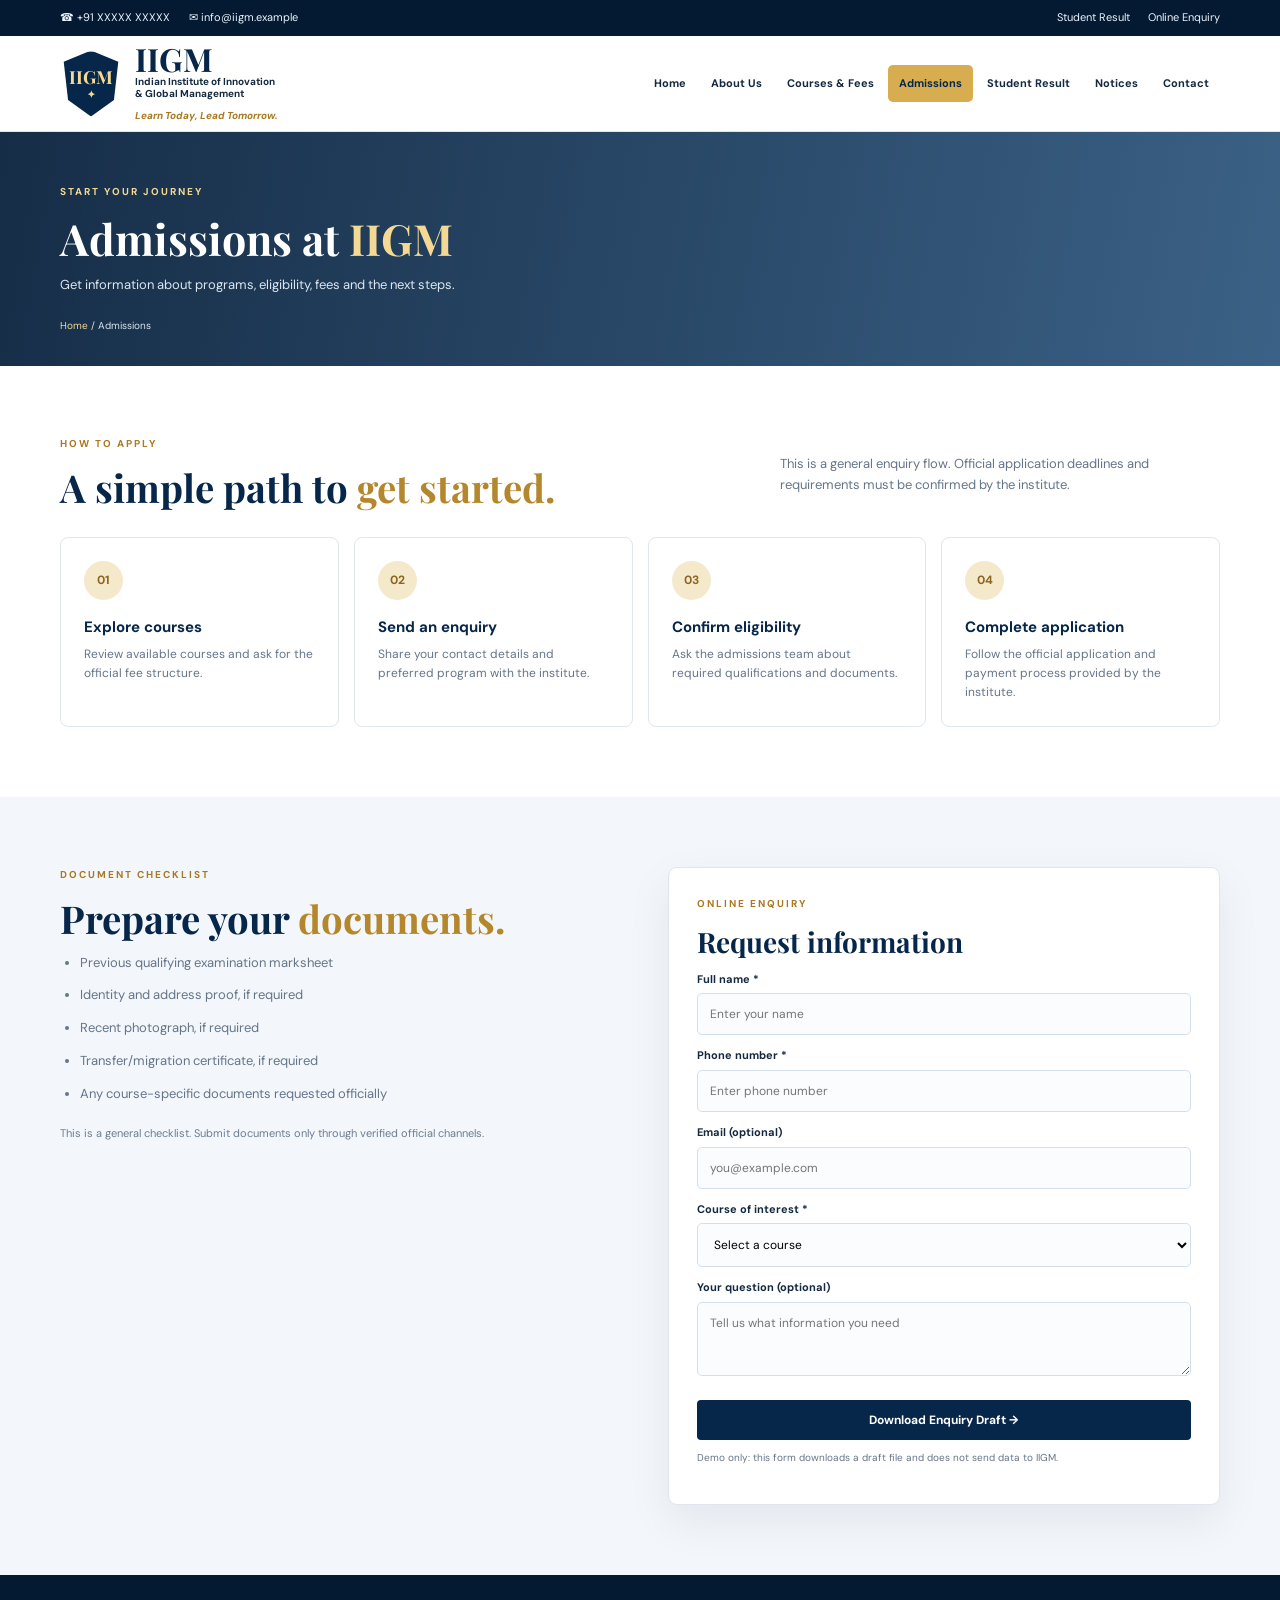
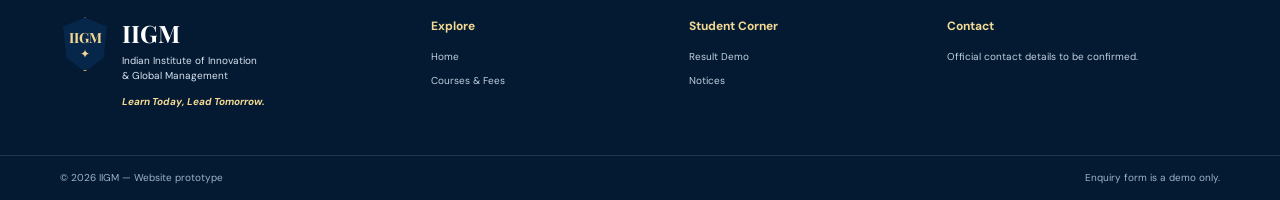
<file: admissions.html>
<!DOCTYPE html><html lang="en"><head><meta charset="UTF-8"><meta name="viewport" content="width=device-width, initial-scale=1"><title>Admissions | IIGM</title><link rel="stylesheet" href="style.css"></head><body>
<div class="topbar"><div class="container topbar-inner"><div>☎ +91 XXXXX XXXXX <span>✉ info@iigm.example</span></div><div><a href="results.html">Student Result</a><a href="admissions.html">Online Enquiry</a></div></div></div>
<header class="site-header"><div class="container nav-wrap"><a class="brand" href="index.html"><span class="crest">IIGM<small>✦</small></span><span><b>IIGM</b><small>Indian Institute of Innovation<br>&amp; Global Management</small><em>Learn Today, Lead Tomorrow.</em></span></a><button class="menu-toggle" aria-label="Open navigation">☰</button><nav class="nav"><a href="index.html">Home</a><a href="about.html">About Us</a><a href="courses.html">Courses &amp; Fees</a><a class="active" href="admissions.html">Admissions</a><a href="results.html">Student Result</a><a href="notices.html">Notices</a><a href="contact.html">Contact</a></nav></div></header>
<section class="page-hero admissions-hero"><div class="container"><p class="eyebrow">START YOUR JOURNEY</p><h1>Admissions at <span>IIGM</span></h1><p>Get information about programs, eligibility, fees and the next steps.</p><div class="breadcrumbs"><a href="index.html">Home</a> / Admissions</div></div></section>
<main><section class="section container"><div class="section-head"><div><p class="eyebrow dark">HOW TO APPLY</p><h2>A simple path to <span>get started.</span></h2></div><p class="muted">This is a general enquiry flow. Official application deadlines and requirements must be confirmed by the institute.</p></div><div class="steps-grid"><article><span>01</span><h3>Explore courses</h3><p>Review available courses and ask for the official fee structure.</p></article><article><span>02</span><h3>Send an enquiry</h3><p>Share your contact details and preferred program with the institute.</p></article><article><span>03</span><h3>Confirm eligibility</h3><p>Ask the admissions team about required qualifications and documents.</p></article><article><span>04</span><h3>Complete application</h3><p>Follow the official application and payment process provided by the institute.</p></article></div></section>
<section class="section tint"><div class="container admission-layout"><div><p class="eyebrow dark">DOCUMENT CHECKLIST</p><h2>Prepare your <span>documents.</span></h2><ul class="check-list"><li>Previous qualifying examination marksheet</li><li>Identity and address proof, if required</li><li>Recent photograph, if required</li><li>Transfer/migration certificate, if required</li><li>Any course-specific documents requested officially</li></ul><p class="notice-note">This is a general checklist. Submit documents only through verified official channels.</p></div><form class="form-card" id="admission-form"><p class="eyebrow dark">ONLINE ENQUIRY</p><h2>Request information</h2><label for="name">Full name *</label><input id="name" name="name" required placeholder="Enter your name"><label for="phone">Phone number *</label><input id="phone" name="phone" type="tel" required pattern="[0-9 +()-]{8,18}" placeholder="Enter phone number"><label for="email">Email (optional)</label><input id="email" name="email" type="email" placeholder="you@example.com"><label for="course">Course of interest *</label><select id="course" name="course" required><option value="">Select a course</option><option>BBA</option><option>BCA</option><option>B.Com</option><option>MBA</option><option>Other / need guidance</option></select><label for="message">Your question (optional)</label><textarea id="message" name="message" rows="3" placeholder="Tell us what information you need"></textarea><button class="btn btn-navy" type="submit">Download Enquiry Draft →</button><p id="form-message" class="form-note">Demo only: this form downloads a draft file and does not send data to IIGM.</p></form></div></section></main>
<footer class="footer"><div class="container footer-grid"><div class="footer-brand"><span class="crest">IIGM<small>✦</small></span><div><h3>IIGM</h3><p>Indian Institute of Innovation<br>&amp; Global Management</p><em>Learn Today, Lead Tomorrow.</em></div></div><div><h4>Explore</h4><a href="index.html">Home</a><a href="courses.html">Courses &amp; Fees</a></div><div><h4>Student Corner</h4><a href="results.html">Result Demo</a><a href="notices.html">Notices</a></div><div><h4>Contact</h4><p>Official contact details to be confirmed.</p></div></div><div class="footer-bottom"><div class="container"><span>© 2026 IIGM — Website prototype</span><span>Enquiry form is a demo only.</span></div></div></footer><script src="script.js"></script></body></html>
</file>
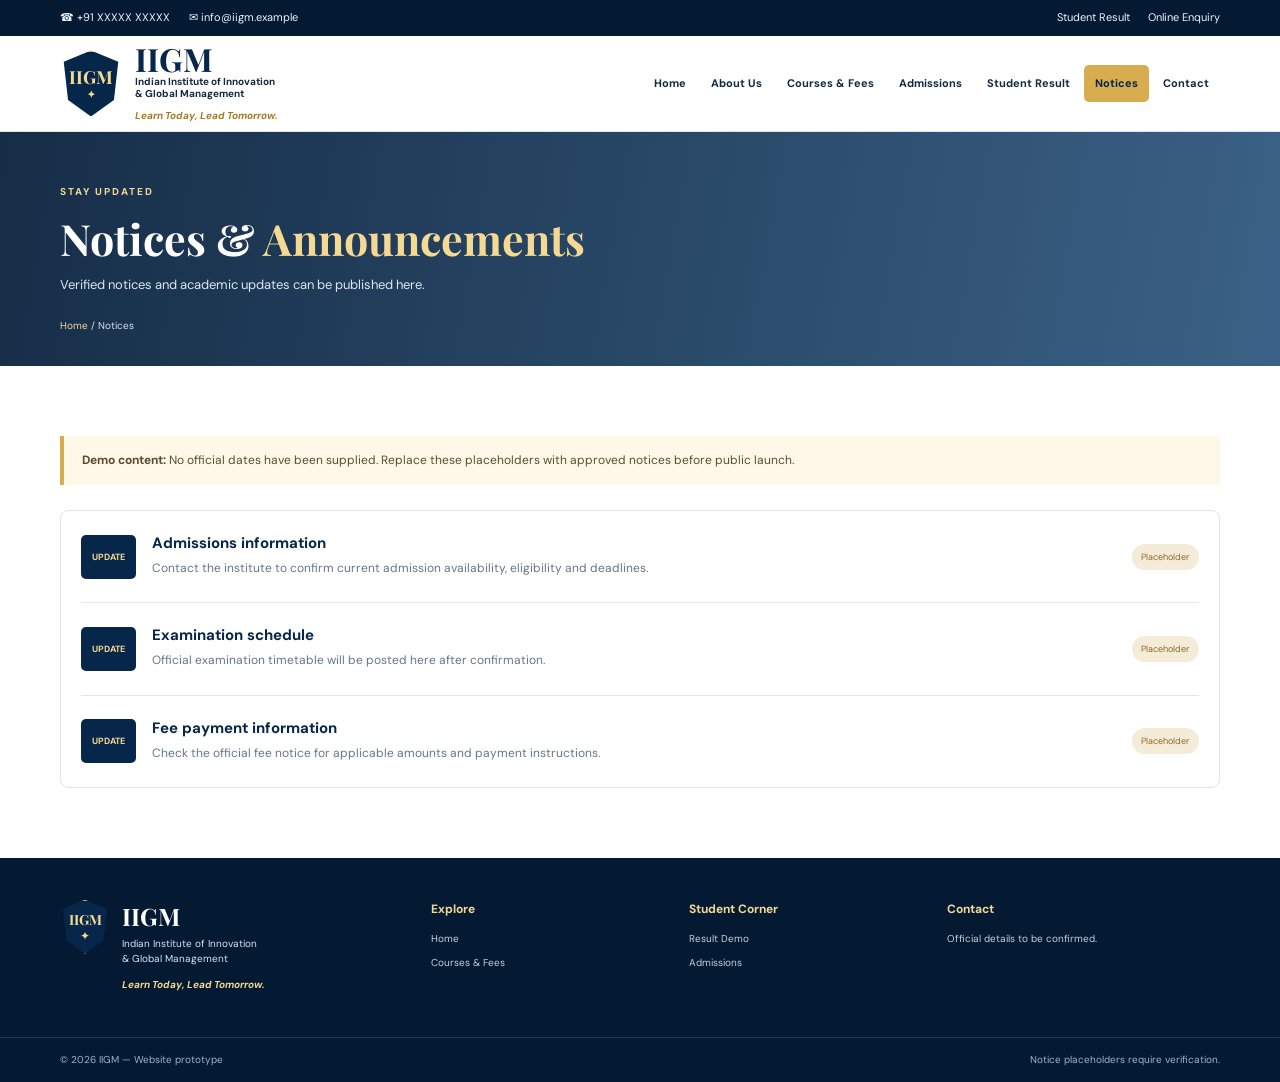
<file: notices.html>
<!DOCTYPE html><html lang="en"><head><meta charset="UTF-8"><meta name="viewport" content="width=device-width, initial-scale=1"><title>Notices | IIGM</title><link rel="stylesheet" href="style.css"></head><body>
<div class="topbar"><div class="container topbar-inner"><div>☎ +91 XXXXX XXXXX <span>✉ info@iigm.example</span></div><div><a href="results.html">Student Result</a><a href="admissions.html">Online Enquiry</a></div></div></div><header class="site-header"><div class="container nav-wrap"><a class="brand" href="index.html"><span class="crest">IIGM<small>✦</small></span><span><b>IIGM</b><small>Indian Institute of Innovation<br>&amp; Global Management</small><em>Learn Today, Lead Tomorrow.</em></span></a><button class="menu-toggle" aria-label="Open navigation">☰</button><nav class="nav"><a href="index.html">Home</a><a href="about.html">About Us</a><a href="courses.html">Courses &amp; Fees</a><a href="admissions.html">Admissions</a><a href="results.html">Student Result</a><a class="active" href="notices.html">Notices</a><a href="contact.html">Contact</a></nav></div></header>
<section class="page-hero"><div class="container"><p class="eyebrow">STAY UPDATED</p><h1>Notices &amp; <span>Announcements</span></h1><p>Verified notices and academic updates can be published here.</p><div class="breadcrumbs"><a href="index.html">Home</a> / Notices</div></div></section>
<main class="section container"><div class="callout"><b>Demo content:</b> No official dates have been supplied. Replace these placeholders with approved notices before public launch.</div><div class="notice-page-list"><article><span class="notice-date">UPDATE</span><div><h3>Admissions information</h3><p>Contact the institute to confirm current admission availability, eligibility and deadlines.</p></div><span class="status-pill">Placeholder</span></article><article><span class="notice-date">UPDATE</span><div><h3>Examination schedule</h3><p>Official examination timetable will be posted here after confirmation.</p></div><span class="status-pill">Placeholder</span></article><article><span class="notice-date">UPDATE</span><div><h3>Fee payment information</h3><p>Check the official fee notice for applicable amounts and payment instructions.</p></div><span class="status-pill">Placeholder</span></article></div></main>
<footer class="footer"><div class="container footer-grid"><div class="footer-brand"><span class="crest">IIGM<small>✦</small></span><div><h3>IIGM</h3><p>Indian Institute of Innovation<br>&amp; Global Management</p><em>Learn Today, Lead Tomorrow.</em></div></div><div><h4>Explore</h4><a href="index.html">Home</a><a href="courses.html">Courses &amp; Fees</a></div><div><h4>Student Corner</h4><a href="results.html">Result Demo</a><a href="admissions.html">Admissions</a></div><div><h4>Contact</h4><p>Official details to be confirmed.</p></div></div><div class="footer-bottom"><div class="container"><span>© 2026 IIGM — Website prototype</span><span>Notice placeholders require verification.</span></div></div></footer><script src="script.js"></script></body></html>
</file>
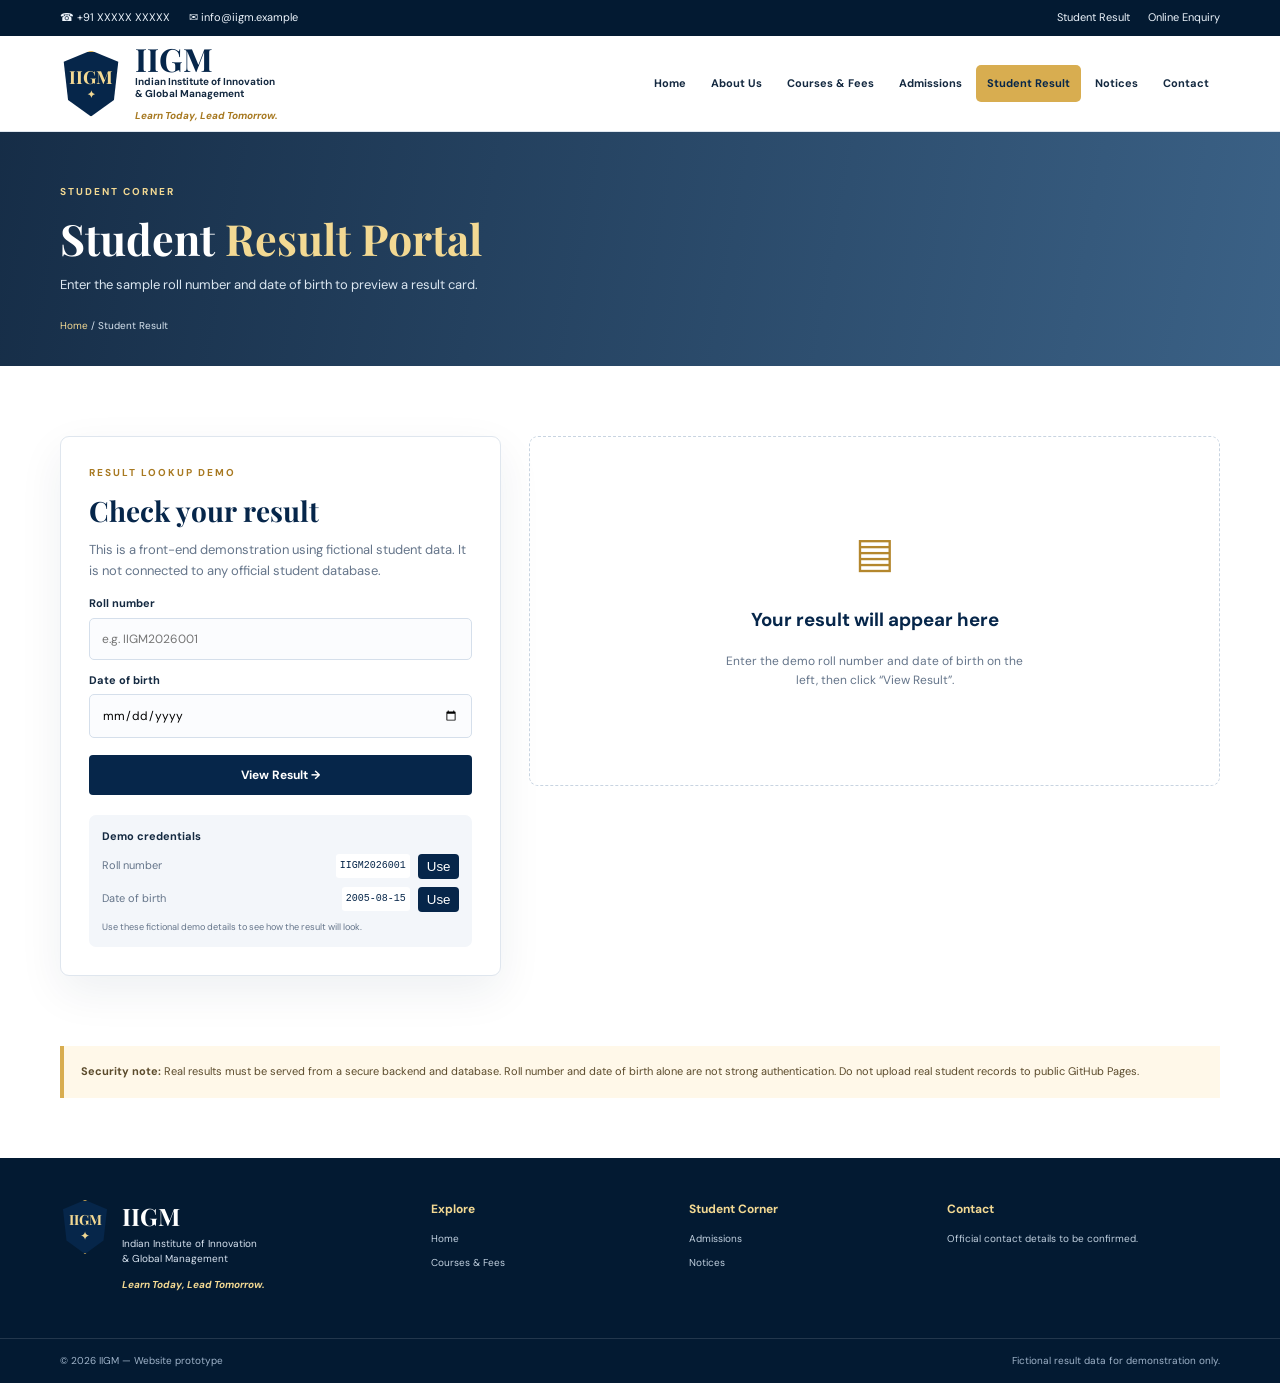
<file: results.html>
<!DOCTYPE html><html lang="en"><head><meta charset="UTF-8"><meta name="viewport" content="width=device-width, initial-scale=1"><title>Student Result Demo | IIGM</title><link rel="stylesheet" href="style.css"></head><body>
<div class="topbar"><div class="container topbar-inner"><div>☎ +91 XXXXX XXXXX <span>✉ info@iigm.example</span></div><div><a href="results.html">Student Result</a><a href="admissions.html">Online Enquiry</a></div></div></div>
<header class="site-header"><div class="container nav-wrap"><a class="brand" href="index.html"><span class="crest">IIGM<small>✦</small></span><span><b>IIGM</b><small>Indian Institute of Innovation<br>&amp; Global Management</small><em>Learn Today, Lead Tomorrow.</em></span></a><button class="menu-toggle" aria-label="Open navigation">☰</button><nav class="nav"><a href="index.html">Home</a><a href="about.html">About Us</a><a href="courses.html">Courses &amp; Fees</a><a href="admissions.html">Admissions</a><a class="active" href="results.html">Student Result</a><a href="notices.html">Notices</a><a href="contact.html">Contact</a></nav></div></header>
<section class="page-hero results-hero"><div class="container"><p class="eyebrow">STUDENT CORNER</p><h1>Student <span>Result Portal</span></h1><p>Enter the sample roll number and date of birth to preview a result card.</p><div class="breadcrumbs"><a href="index.html">Home</a> / Student Result</div></div></section>
<main class="section container results-layout"><section class="result-search"><p class="eyebrow dark">RESULT LOOKUP DEMO</p><h2>Check your result</h2><p class="muted">This is a front-end demonstration using fictional student data. It is not connected to any official student database.</p><form id="result-form"><label for="roll">Roll number</label><input id="roll" required placeholder="e.g. IIGM2026001" autocomplete="off"><label for="dob">Date of birth</label><input id="dob" type="date" required><button class="btn btn-navy" type="submit">View Result →</button><p id="result-error" class="error-message" aria-live="polite"></p></form><div class="demo-credentials"><b>Demo credentials</b><div><span>Roll number</span><code>IIGM2026001</code><button type="button" data-copy="roll">Use</button></div><div><span>Date of birth</span><code>2005-08-15</code><button type="button" data-copy="dob">Use</button></div><small>Use these fictional demo details to see how the result will look.</small></div></section>
<section class="result-output"><div class="empty-result" id="empty-result"><div class="empty-icon">▤</div><h3>Your result will appear here</h3><p>Enter the demo roll number and date of birth on the left, then click “View Result”.</p></div><div id="result-card" class="result-card hidden" aria-live="polite"></div></section></main>
<section class="container result-warning"><b>Security note:</b> Real results must be served from a secure backend and database. Roll number and date of birth alone are not strong authentication. Do not upload real student records to public GitHub Pages.</section>
<footer class="footer"><div class="container footer-grid"><div class="footer-brand"><span class="crest">IIGM<small>✦</small></span><div><h3>IIGM</h3><p>Indian Institute of Innovation<br>&amp; Global Management</p><em>Learn Today, Lead Tomorrow.</em></div></div><div><h4>Explore</h4><a href="index.html">Home</a><a href="courses.html">Courses &amp; Fees</a></div><div><h4>Student Corner</h4><a href="admissions.html">Admissions</a><a href="notices.html">Notices</a></div><div><h4>Contact</h4><p>Official contact details to be confirmed.</p></div></div><div class="footer-bottom"><div class="container"><span>© 2026 IIGM — Website prototype</span><span>Fictional result data for demonstration only.</span></div></div></footer><script src="script.js"></script></body></html>
</file>
<file: style.css>
@import url('https://fonts.googleapis.com/css2?family=DM+Sans:wght@400;500;600;700&family=Playfair+Display:wght@600;700&display=swap');
:root{--navy:#06264a;--navy2:#0c3b6c;--gold:#d8ad50;--gold-light:#f3d993;--ink:#142940;--muted:#65758a;--line:#dfe6ee;--tint:#f3f6fa;--white:#fff;--shadow:0 16px 45px #082b4b12}
*{box-sizing:border-box}html{scroll-behavior:smooth;scroll-padding-top:110px}body{margin:0;font-family:'DM Sans',Arial,sans-serif;color:var(--ink);line-height:1.6}a{color:inherit;text-decoration:none}img{max-width:100%;display:block}.container{width:min(1160px,calc(100% - 40px));margin:auto}.topbar{background:#031a32;color:#edf4fc;font-size:11px}.topbar-inner{display:flex;justify-content:space-between;align-items:center;gap:20px;min-height:36px}.topbar-inner span{margin-left:16px}.topbar a{margin-left:18px}.topbar a:hover{color:var(--gold-light)}.site-header{position:sticky;top:0;z-index:20;background:#fffffff5;backdrop-filter:blur(12px);border-bottom:1px solid var(--line)}.nav-wrap{display:flex;align-items:center;justify-content:space-between;gap:20px;min-height:95px}.brand{display:flex;align-items:center;gap:13px;flex-shrink:0}.crest{width:62px;height:66px;display:flex;flex-direction:column;align-items:center;justify-content:center;background:var(--navy);color:var(--gold-light);clip-path:polygon(50% 0,94% 17%,87% 75%,50% 100%,13% 75%,6% 17%);font:700 18px 'Playfair Display',serif;border:1px solid var(--gold)}.crest small{font:12px Arial}.brand b{display:block;font:700 32px 'Playfair Display',serif;color:var(--navy);line-height:1.1}.brand small{display:block;font-size:10px;line-height:1.25;font-weight:700}.brand em{font-size:10px;color:#a77921;font-weight:700}.nav{display:flex;align-items:center;gap:3px}.nav a{font-size:11px;font-weight:700;padding:10px 11px;border-radius:5px;white-space:nowrap}.nav a:hover,.nav a.active{background:var(--gold);color:var(--navy)}.menu-toggle{display:none;background:white;border:1px solid var(--line);border-radius:6px;padding:6px 12px;font-size:22px;color:var(--navy)}
.hero{position:relative;isolation:isolate;overflow:hidden;background-color:var(--navy);background-size:cover;background-position:center;min-height:450px;color:white}.home-hero{background-image:url('https://images.unsplash.com/photo-1523050854058-8df90110c9f1?auto=format&fit=crop&w=2000&q=85')}.hero-shade{position:absolute;z-index:-1;inset:0;background:linear-gradient(90deg,#031c37f7 0%,#06294be8 44%,#06294b45 100%)}.hero-content{padding:70px 0 42px}.eyebrow{font-size:10px;letter-spacing:2px;font-weight:700;color:var(--gold-light);margin:0 0 14px}.eyebrow.dark{color:#a87921}.hero h1,.page-hero h1,.section h2,.cta h2,.admission-layout h2,.contact-layout h2{font:700 clamp(35px,4vw,56px)/1.12 'Playfair Display',Georgia,serif;margin:0;color:inherit}.hero h1 span,.page-hero h1 span{color:var(--gold-light)}.hero-copy{max-width:490px;color:#d8e4f0;font-size:15px;margin:18px 0 25px}.actions{display:flex;gap:12px;flex-wrap:wrap}.btn{display:inline-flex;align-items:center;justify-content:center;gap:13px;padding:12px 17px;border-radius:4px;font:700 12px 'DM Sans',sans-serif;cursor:pointer;border:0;transition:.2s}.btn:hover{transform:translateY(-2px);box-shadow:0 8px 22px #03182a30}.btn-gold{background:var(--gold);color:var(--navy)}.btn-outline{border:1px solid #ffffffa8;color:white}.btn-navy{background:var(--navy);color:white}.hero-caption{font-size:10px;letter-spacing:2px;color:#c8d8e7;margin-top:35px}.hero-caption b{color:var(--gold)}.trust-strip{background:white;border-bottom:1px solid var(--line);box-shadow:0 5px 25px #082b4b08}.trust-grid{display:grid;grid-template-columns:repeat(4,1fr);padding:18px 0;gap:20px}.trust-grid>div{display:grid;grid-template-columns:40px 1fr;column-gap:11px;align-items:center}.trust-grid span{grid-row:span 2;display:grid;place-items:center;border:1px solid #c3cfdd;border-radius:50%;width:40px;height:40px;color:var(--navy);font-size:20px}.trust-grid b{font-size:12px}.trust-grid small{font-size:10px;color:var(--muted)}
.section{padding:70px 0}.tint{background:var(--tint)}.section-head{display:flex;justify-content:space-between;align-items:end;gap:30px;margin-bottom:28px}.section h2,.admission-layout h2,.contact-layout h2{font-size:clamp(29px,3vw,39px);color:var(--navy)}.section h2 span,.admission-layout h2 span,.contact-layout h2 span{color:#b4872d}.muted{color:var(--muted);font-size:13px;max-width:440px}.feature-grid{display:grid;grid-template-columns:repeat(3,1fr);gap:20px}.feature-card{border:1px solid var(--line);border-radius:8px;overflow:hidden;background:white;transition:.2s}.feature-card:hover,.course-card:hover,.teaser:hover{transform:translateY(-4px);box-shadow:var(--shadow)}.feature-card img{width:100%;height:185px;object-fit:cover}.feature-card>div{padding:20px}.feature-card span,.teaser small{font-size:9px;letter-spacing:1.6px;color:#a87921;font-weight:700}.feature-card h3{font:700 21px 'Playfair Display',serif;color:var(--navy);margin:8px 0}.feature-card p,.teaser p{font-size:12px;color:var(--muted)}.feature-card b{font-size:11px;color:var(--navy)}.text-link{font-size:12px;color:var(--navy);font-weight:700}.course-teasers{display:grid;grid-template-columns:repeat(3,1fr);gap:18px}.teaser{border:1px solid var(--line);border-radius:8px;overflow:hidden;background:white;transition:.2s}.teaser img{width:100%;height:165px;object-fit:cover}.teaser>div{padding:18px}.teaser h3{font-size:16px;color:var(--navy);margin:5px 0}.notice-note{font-size:11px;color:#6c7c8f;margin:20px 0 0}.portal-band{display:grid;grid-template-columns:.9fr 1.1fr;gap:55px;align-items:center}.portal-actions{display:grid;gap:10px}.portal-link{display:flex;align-items:center;gap:15px;padding:16px;border:1px solid var(--line);border-radius:7px;background:white}.portal-link>span{font-size:23px;color:#b4872d}.portal-link div{flex:1}.portal-link b,.portal-link small{display:block}.portal-link b{font-size:13px;color:var(--navy)}.portal-link small{font-size:10px;color:var(--muted)}.portal-link strong{color:#b4872d}.cta{background:var(--navy);color:white;padding:42px 0}.cta-inner{display:flex;justify-content:space-between;align-items:center;gap:30px}.cta h2{font-size:32px}.cta p:not(.eyebrow){color:#d2dfeb;font-size:12px;margin-bottom:0}
.page-hero{background:linear-gradient(100deg,#041d39ed,#0a3a68cc),url('https://images.unsplash.com/photo-1523240795612-9a054b0db644?auto=format&fit=crop&w=1800&q=80') center/cover;color:white;padding:52px 0 32px}.page-hero h1{font-size:43px}.page-hero p:not(.eyebrow){color:#dce7f1;font-size:13px;max-width:600px}.breadcrumbs{font-size:10px;color:#d8e4ef;margin-top:22px}.breadcrumbs a{color:var(--gold-light)}.callout{border-left:4px solid var(--gold);background:#fff8e9;padding:15px 18px;font-size:12px;color:#5b4b2c;margin-bottom:25px}.course-list-grid{display:grid;grid-template-columns:repeat(2,1fr);gap:22px}.program-card{border:1px solid var(--line);border-radius:9px;overflow:hidden;background:white;box-shadow:0 7px 24px #0a2e4b08}.program-card>img{width:100%;height:210px;object-fit:cover}.program-content{padding:22px}.tag{font-size:9px;letter-spacing:1.5px;font-weight:700;color:#a87921}.program-content h2{font:700 22px/1.25 'Playfair Display',serif;color:var(--navy);margin:7px 0}.program-content p,.program-content li{font-size:12px;color:var(--muted)}.program-content ul{padding-left:18px;margin:15px 0 20px}.program-content li{margin:7px 0}.program-content .btn{width:100%}.center{text-align:center}.mt-30{margin-top:30px}.steps-grid{display:grid;grid-template-columns:repeat(4,1fr);gap:15px}.steps-grid article,.about-values article{background:white;border:1px solid var(--line);border-radius:8px;padding:23px}.steps-grid article>span,.about-values article>span{display:grid;place-items:center;width:39px;height:39px;background:#f5e9cb;color:#8c651f;border-radius:50%;font-weight:700;font-size:12px}.steps-grid h3,.about-values h3{font-size:15px;color:var(--navy);margin:15px 0 6px}.steps-grid p,.about-values p{font-size:12px;color:var(--muted);margin:0}.admission-layout{display:grid;grid-template-columns:1fr 1fr;gap:55px;align-items:start}.check-list{padding-left:20px;color:var(--muted);font-size:13px}.check-list li{margin:12px 0}.form-card,.result-search{padding:28px;background:white;border:1px solid var(--line);border-radius:9px;box-shadow:var(--shadow)}.form-card h2,.result-search h2{font-size:28px;margin:0 0 14px}.form-card label,.result-search label{display:block;font-size:11px;font-weight:700;margin:12px 0 5px}.form-card input,.form-card select,.form-card textarea,.result-search input{width:100%;padding:12px;border:1px solid #d5dfeb;border-radius:5px;background:#fbfcfe;font:12px 'DM Sans',sans-serif}.form-card .btn,.result-search .btn{width:100%;margin-top:17px}.form-note{font-size:10px;color:var(--muted)}.results-layout{display:grid;grid-template-columns:.78fr 1.22fr;gap:28px;align-items:start}.result-search h2{color:var(--navy)}.demo-credentials{margin-top:20px;background:#f3f6fa;padding:13px;border-radius:7px;font-size:11px}.demo-credentials>b{display:block;margin-bottom:8px}.demo-credentials>div{display:flex;align-items:center;gap:8px;margin:8px 0}.demo-credentials span{flex:1;color:var(--muted)}.demo-credentials code{font-size:10px;color:var(--navy);background:white;padding:4px;border-radius:3px}.demo-credentials button{border:0;background:var(--navy);color:white;border-radius:4px;padding:5px 9px;cursor:pointer}.demo-credentials small{color:var(--muted);display:block;margin-top:8px}.error-message{color:#b42318;font-size:11px}.empty-result{min-height:350px;display:flex;flex-direction:column;align-items:center;justify-content:center;text-align:center;border:1px dashed #c8d4e1;border-radius:9px;padding:35px;color:var(--muted)}.empty-icon{font-size:42px;color:#b4872d}.empty-result h3{color:var(--navy);margin-bottom:5px}.empty-result p{font-size:12px;max-width:300px}.hidden{display:none!important}.result-card{border:1px solid var(--line);border-radius:9px;overflow:hidden;box-shadow:var(--shadow);background:white}.result-banner{display:flex;align-items:center;gap:15px;background:var(--navy);color:white;padding:20px}.result-mark{width:55px;height:55px;display:grid;place-items:center;border:1px solid var(--gold);color:var(--gold-light);font:700 18px 'Playfair Display',serif}.result-banner small{font-size:8px;letter-spacing:1px;color:var(--gold-light)}.result-banner h2{font:700 20px 'Playfair Display',serif;margin:4px 0}.result-banner p{font-size:9px;color:#f5d68d;margin:0}.student-meta{display:grid;grid-template-columns:1fr 1fr;gap:13px;padding:18px;border-bottom:1px solid var(--line)}.student-meta small,.result-summary small{display:block;font-size:9px;color:var(--muted)}.student-meta b{display:block;font-size:10px;color:var(--navy);margin-top:3px}.table-wrap{overflow-x:auto;padding:0 18px}.marks-table{width:100%;border-collapse:collapse;font-size:10px;margin:15px 0}.marks-table th,.marks-table td{padding:10px 8px;border-bottom:1px solid var(--line);text-align:left}.marks-table th{background:#f3f6fa;color:var(--navy)}.marks-table tfoot th{background:#e8eef5}.result-summary{display:grid;grid-template-columns:1fr 1fr;gap:12px;padding:0 18px 15px}.result-summary>div{background:#f3f6fa;border-radius:5px;padding:12px}.result-summary strong{font-size:15px;color:var(--navy)}.result-disclaimer{margin:0 18px 12px;color:#9a5b18;font-size:10px}.print-btn{margin:0 18px 18px}.result-warning{margin-bottom:60px;background:#fff8e9;padding:17px;border-left:4px solid var(--gold);font-size:11px;color:#5b4b2c}.about-page-grid{display:grid;grid-template-columns:1fr 1fr;gap:50px;align-items:center}.rounded-photo{width:100%;height:380px;object-fit:cover;border-radius:10px}.mini-values{display:flex;gap:12px;flex-wrap:wrap;margin-top:22px}.mini-values div{background:var(--tint);padding:12px;border-radius:6px;min-width:110px}.mini-values b,.mini-values small{display:block}.mini-values b{font-size:12px;color:var(--navy)}.mini-values small{font-size:10px;color:var(--muted)}.about-values{display:grid;grid-template-columns:repeat(3,1fr);gap:18px}.notice-page-list{border:1px solid var(--line);border-radius:8px;padding:0 20px}.notice-page-list article{display:flex;align-items:center;gap:16px;padding:20px 0;border-bottom:1px solid var(--line)}.notice-page-list article:last-child{border-bottom:0}.notice-page-list article>div{flex:1}.notice-page-list h3{font-size:15px;margin:0;color:var(--navy)}.notice-page-list p{font-size:12px;color:var(--muted);margin:4px 0}.notice-date{min-width:55px;height:44px;display:grid;place-items:center;background:var(--navy);color:var(--gold-light);border-radius:5px;font-size:9px;font-weight:700}.status-pill{white-space:nowrap;font-size:9px;background:#f4ecd9;color:#8d6724;border-radius:20px;padding:6px 9px}.contact-layout{display:grid;grid-template-columns:1fr 1fr;gap:55px;align-items:start}.contact-card{display:flex;gap:15px;align-items:center;border:1px solid var(--line);border-radius:7px;padding:15px;margin-top:12px}.contact-card>span{display:grid;place-items:center;width:42px;height:42px;background:#f5e9cb;color:#8b641d;border-radius:50%;font-size:20px}.contact-card b{font-size:12px;color:var(--navy)}.contact-card p{font-size:11px;color:var(--muted);margin:2px 0}.contact-photo{border-radius:9px;overflow:hidden;box-shadow:var(--shadow);background:var(--navy);color:white}.contact-photo img{height:240px;width:100%;object-fit:cover}.contact-photo>div{padding:25px}.contact-photo b{font:700 23px 'Playfair Display',serif}.contact-photo p{font-size:12px;color:#d4e1ef}
.footer{background:#031a32;color:#d9e4f1}.footer-grid{display:grid;grid-template-columns:1.5fr 1fr 1fr 1.2fr;gap:30px;padding:42px 0}.footer-brand{display:flex;gap:12px;align-items:flex-start}.footer-brand .crest{width:50px;height:54px;font-size:14px}.footer-brand h3{font:700 24px 'Playfair Display',serif;margin:0;color:white}.footer-brand p{font-size:10px;line-height:1.5;margin:4px 0}.footer-brand em{font-size:10px;color:var(--gold-light);font-weight:700}.footer h4{font-size:12px;color:var(--gold-light);margin:0 0 12px}.footer-grid>div:not(.footer-brand) a,.footer-grid>div:not(.footer-brand) p{display:block;font-size:10px;color:#c1d0df;margin:8px 0}.footer-bottom{border-top:1px solid #ffffff20;color:#9fb3c9;font-size:10px}.footer-bottom .container{display:flex;justify-content:space-between;gap:20px;padding:14px 0}
@media(max-width:1050px){.nav a{font-size:10px;padding:9px 7px}.brand b{font-size:28px}.brand small{font-size:9px}.course-list-grid{gap:15px}.trust-grid{grid-template-columns:repeat(2,1fr)}}
@media(max-width:760px){.container{width:calc(100% - 30px)}.topbar-inner{font-size:9px;gap:6px}.topbar-inner span{display:none}.topbar a{margin-left:8px}.nav-wrap{min-height:80px}.crest{width:48px;height:52px;font-size:14px}.brand{gap:9px}.brand b{font-size:25px}.brand small{font-size:8px}.brand em{font-size:9px}.menu-toggle{display:block}.nav{display:none;position:absolute;top:100%;left:0;right:0;background:white;padding:12px 15px 18px;box-shadow:var(--shadow);border-bottom:1px solid var(--line);flex-direction:column;align-items:stretch}.nav.open{display:flex}.nav a{font-size:13px;padding:11px}.hero{min-height:420px;background-position:58% center}.hero-shade{background:linear-gradient(90deg,#031c37f5,#06294bdc 70%,#06294b99)}.hero-content{padding:55px 0 35px}.hero h1{font-size:39px}.hero-copy{font-size:13px}.actions .btn{width:100%}.trust-grid{gap:15px}.trust-grid b{font-size:11px}.trust-grid small{font-size:9px}.section{padding:48px 0}.section-head{display:block}.section-head .muted{margin-top:12px}.feature-grid,.course-teasers,.course-list-grid,.steps-grid,.about-values,.about-page-grid,.admission-layout,.results-layout,.contact-layout,.portal-band{grid-template-columns:1fr;gap:16px}.feature-card img{height:190px}.teaser img{height:180px}.portal-band{gap:20px}.cta-inner{display:block}.cta .btn{margin-top:20px;width:100%}.page-hero{padding:42px 0 27px}.page-hero h1{font-size:35px}.program-card>img{height:180px}.form-card,.result-search{padding:20px}.results-layout{gap:22px}.result-output{min-width:0}.result-banner{padding:15px}.result-banner h2{font-size:17px}.student-meta{gap:10px;padding:13px}.student-meta b{overflow-wrap:anywhere}.marks-table th,.marks-table td{padding:8px 5px}.result-warning{margin-bottom:40px}.rounded-photo{height:260px}.notice-page-list{padding:0 12px}.notice-page-list article{gap:10px;flex-wrap:wrap}.notice-page-list article>div{min-width:150px}.status-pill{margin-left:65px}.contact-photo img{height:190px}.footer-grid{grid-template-columns:1fr 1fr;gap:24px 15px;padding:32px 0}.footer-brand{grid-column:1/-1}.footer-bottom .container{display:block}.footer-bottom span{display:block;margin:5px 0}}
@media print{.topbar,.site-header,.page-hero,.result-search,.footer,.result-warning,.print-btn{display:none!important}.section{padding:0}.results-layout{display:block}.result-card{box-shadow:none;border:1px solid #777}.result-disclaimer{color:#333}}
</file>
